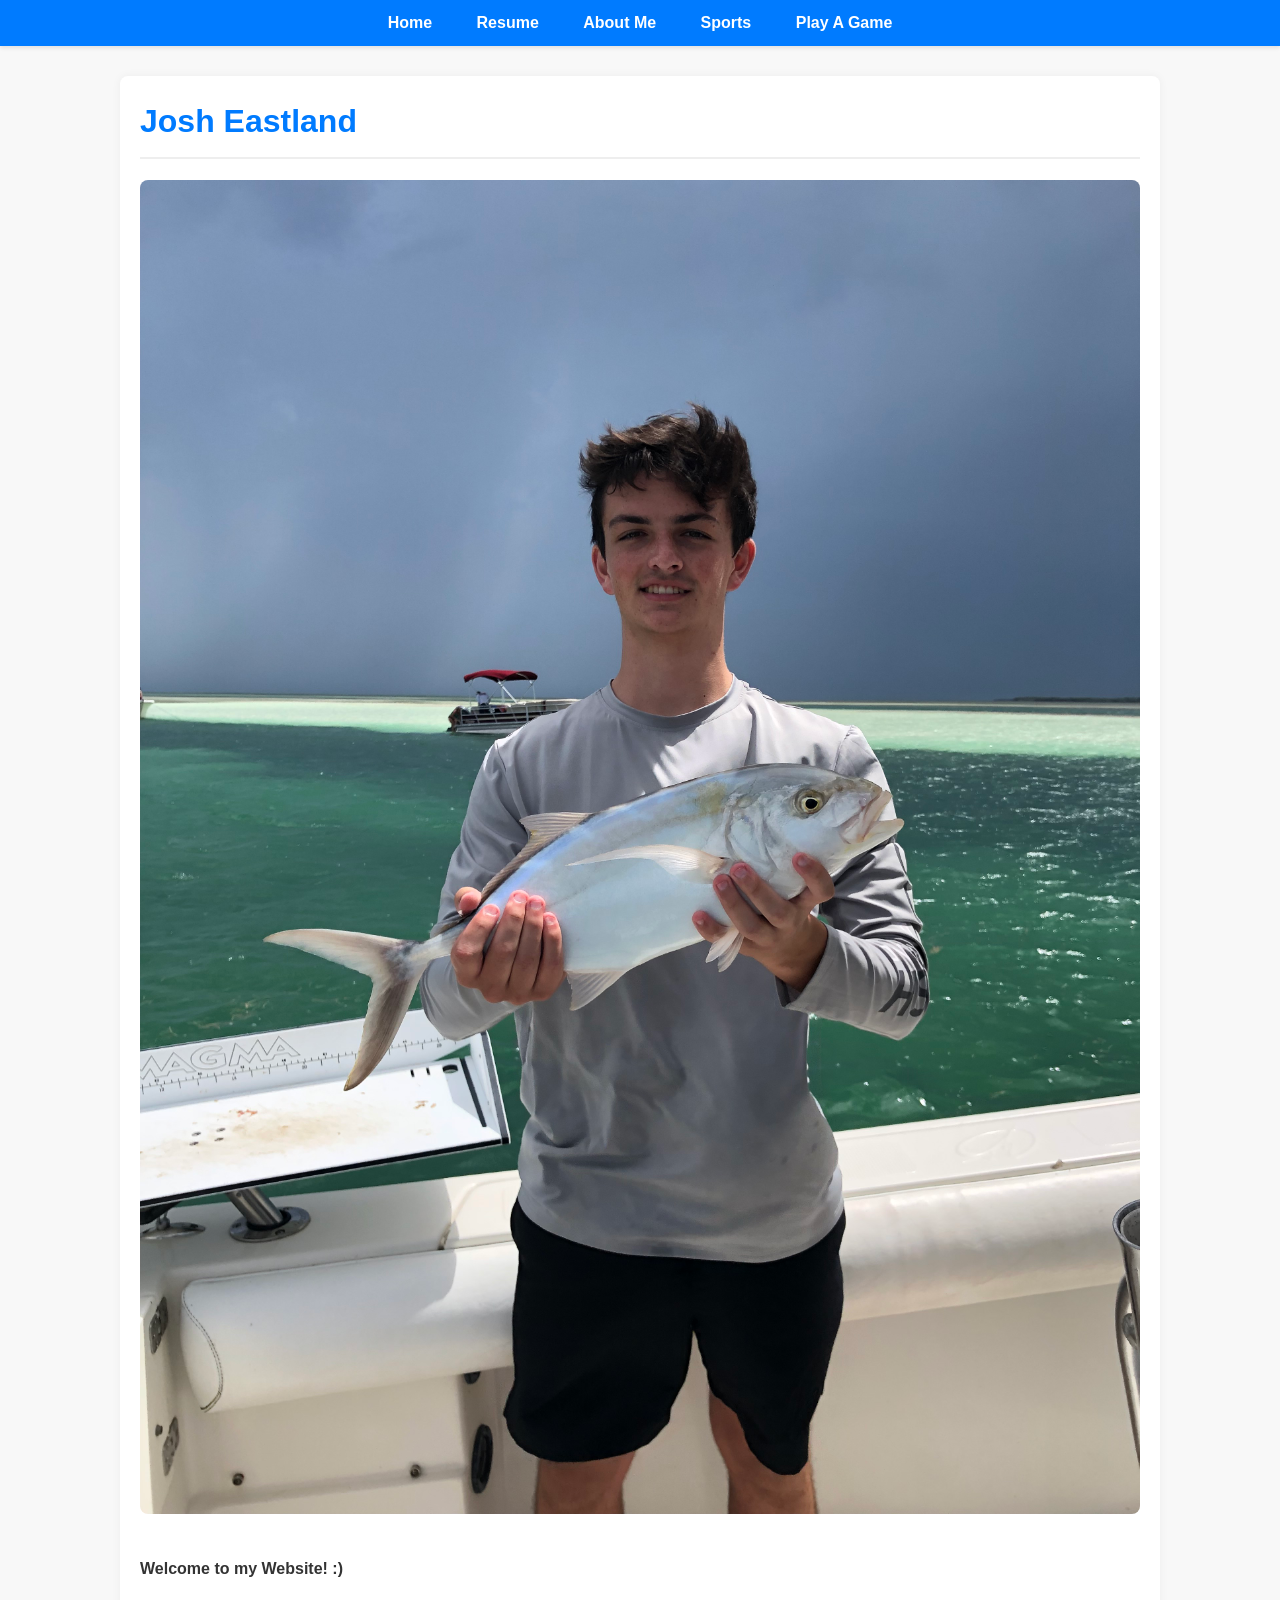
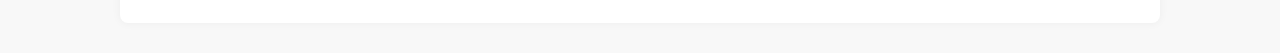
<file: index.html>
<!DOCTYPE html>
<html lang="en">
    <head>
        <meta charset="UTF-8">
        <meta name="viewport" content="width=device-width, initial-scale=1.0">
        <title>Josh Eastland's Home Page</title>
        <link rel="stylesheet" href="style.css"> 
    </head>
<body>
    <div class="navbar">
        <a href="#">Home</a>
        <a href="html/resume.html">Resume</a> 
        <a href="html/aboutme.html">About Me</a> 
        <a href="html/sports.html">Sports</a>
        <a href="html/game.html">Play A Game</a>
    </div>

    <div class="container">
        <h1>Josh Eastland</h1>

        <img src="images/fish2.jpeg" alt="Josh Holding a Fish">
        <h4>Welcome to my Website! :)</h4>
    </div>
</body>
</html>
</file>
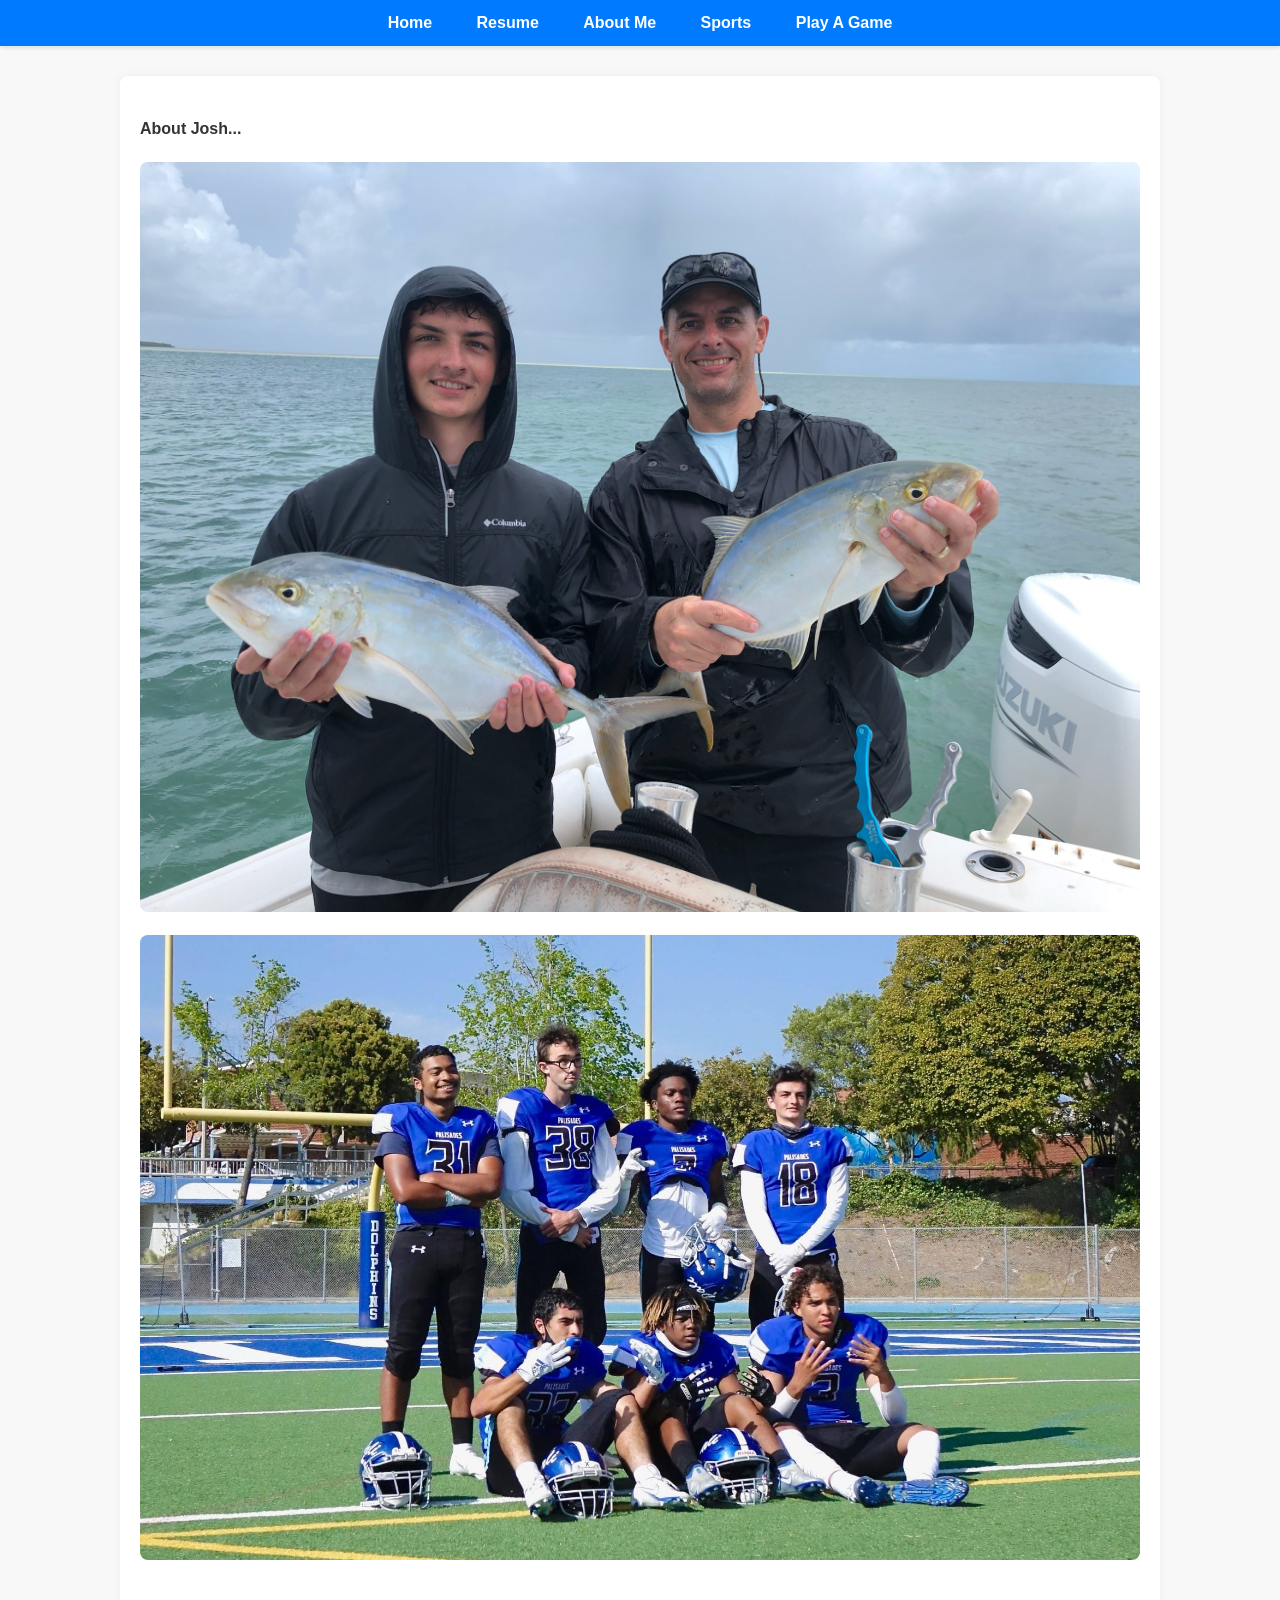
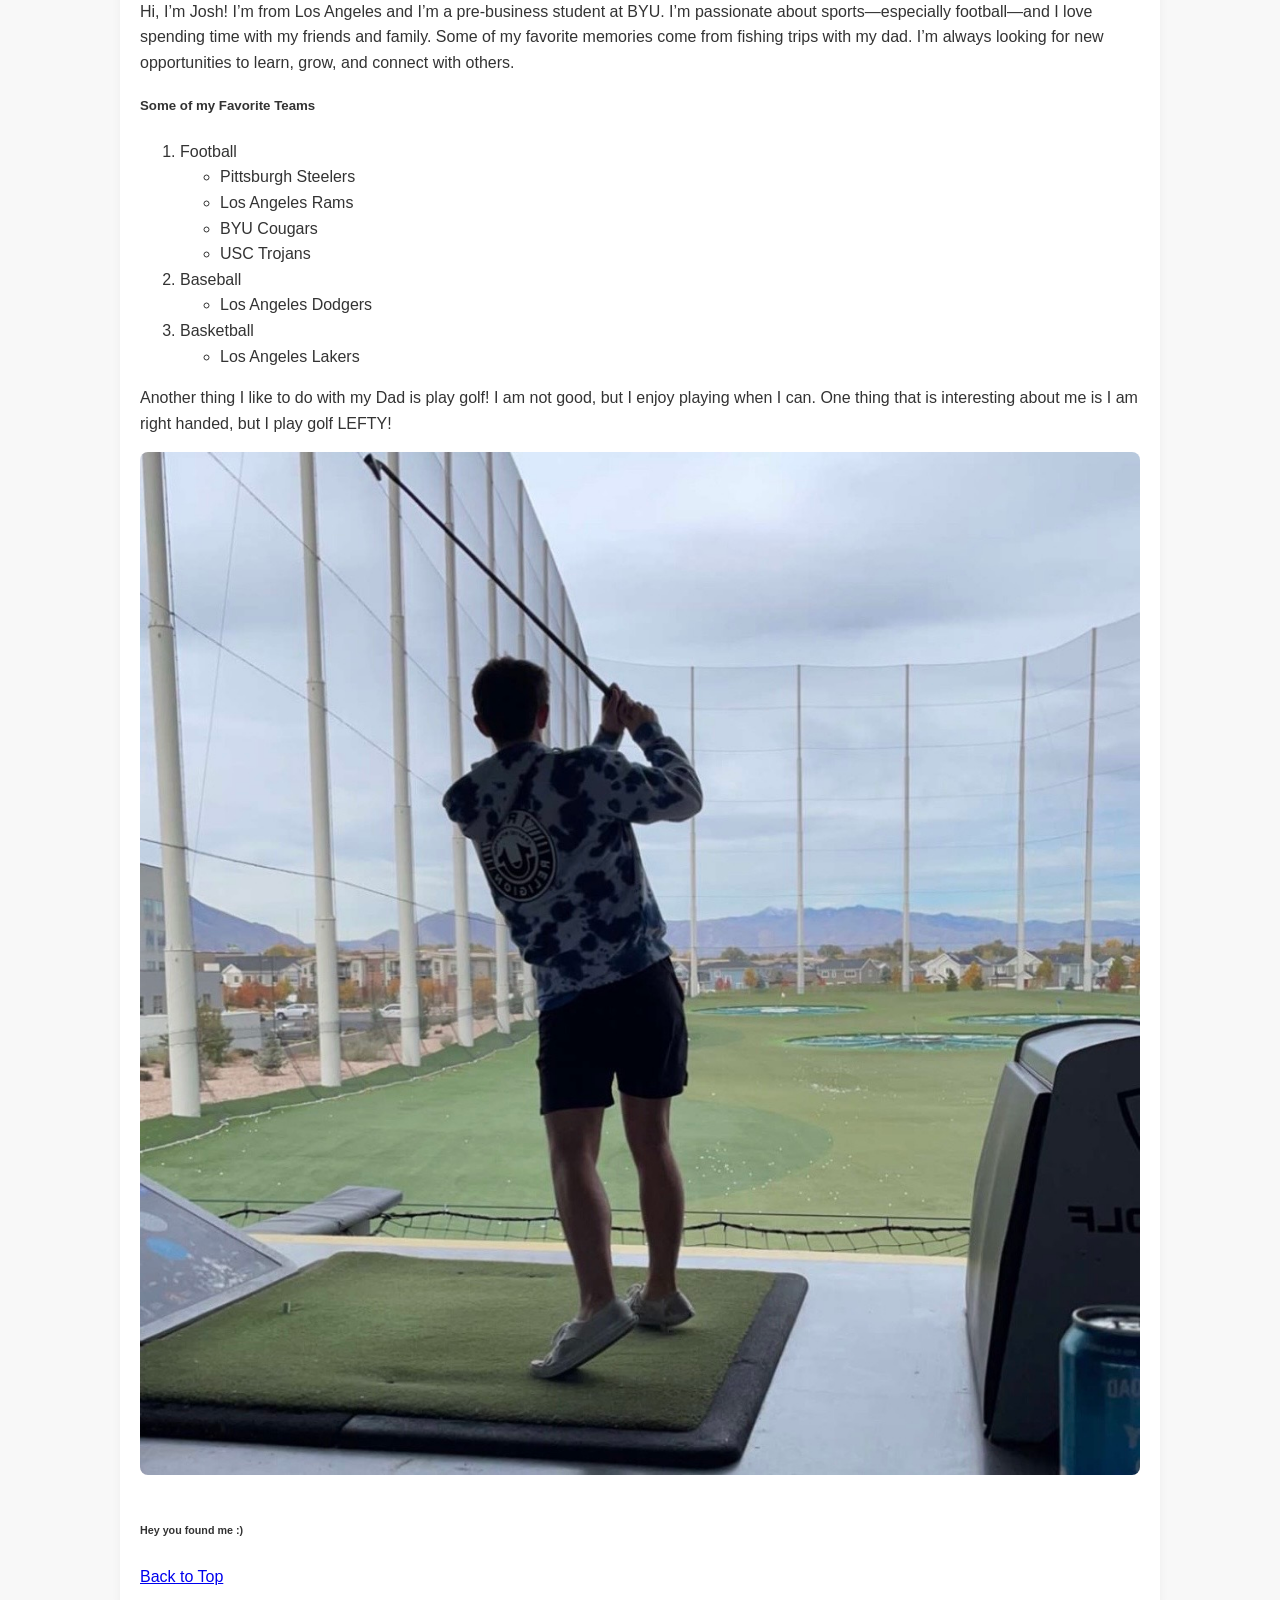
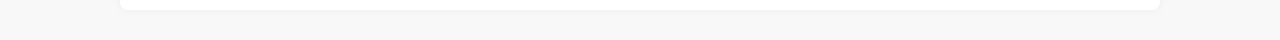
<file: html/aboutme.html>
<!--
Josh Eastland
Section 002
Dec 6-->
<!DOCTYPE html>
<html lang="en">
<head>
    <meta charset="UTF-8">
    <meta name="viewport" content="width=<device-width>, initial-scale=1.0">
    <title>About Me</title>
    <link rel="stylesheet" href="../style.css">
</head>
<body>
    <div class="navbar">
        <a href="../index.html">Home</a>
        <a href="resume.html">Resume</a>
        <a href="#">About Me</a>
        <a href="sports.html">Sports</a>
        <a href="game.html">Play A Game</a>
    </div>

    <div class="container">
        <h4>About Josh...</h4>

        <img src="../images/fishing.jpg" alt="Josh and His Dad Fishing">
        <img src="../images/football.JPG" alt="Josh's HS Football Team">

        <p>Hi, I’m Josh! I’m from Los Angeles and I’m a pre-business student at BYU. I’m passionate about 
            sports—especially football—and I love spending time with my friends and family. Some of my favorite 
            memories come from fishing trips with my dad. I’m always looking for new opportunities to learn, grow, 
            and connect with others.</p>

        <h5>Some of my Favorite Teams</h5>
        <ol>
            <li>
                Football
                <ul>
                    <li>Pittsburgh Steelers</li> 
                    <li>Los Angeles Rams</li> 
                    <li>BYU Cougars</li> 
                    <li>USC Trojans</li> 
                </ul>
            </li>
            <li>
                Baseball
                <ul><li>Los Angeles Dodgers</li></ul>
            </li>
            <li>
                Basketball
                <ul><li>Los Angeles Lakers</li></ul>
            </li>
        </ol>

        <p>Another thing I like to do with my Dad is play golf! I am not good, but I enjoy playing when I can.
            One thing that is interesting about me is I am right handed, but I play golf LEFTY!
        </p>
        <img src="../images/golf.jpeg" alt="Josh at TopGolf">

        <h6>Hey you found me :)</h6> <a href="#top">Back to Top</a>
    </div>
</body>
</file>
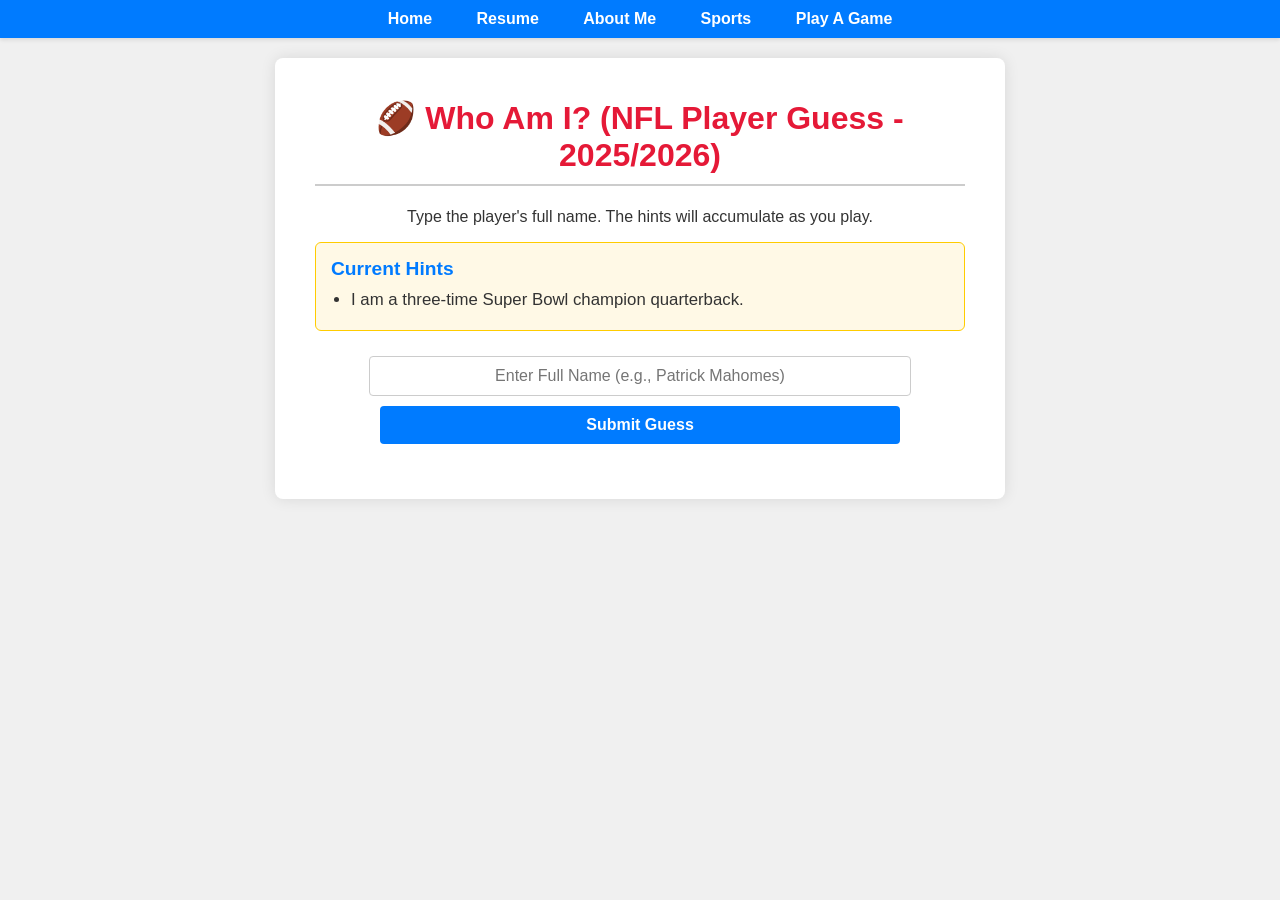
<file: html/game.html>
<!DOCTYPE html>
<html lang="en">
<head>
    <meta charset="UTF-8">
    <meta name="viewport" content="width=device-width, initial-scale=1.0">
    <title>Football Player: Who Am I?</title>
   
    <div class="navbar">
        <a href="../index.html">Home</a> 
        <a href="resume.html">Resume</a>
        <a href="aboutme.html">About Me</a>
        <a href="sports.html">Sports</a>
        <a href="#">Play A Game</a>
    </div>
    
    <style>
        /* Basic Reset and Font */
        body {
            font-family: 'Segoe UI', Tahoma, Geneva, Verdana, sans-serif;
            margin: 0;
            background-color: #f0f0f0;
            color: #333;
            text-align: center;
        }

        /* Navbar Styling (copied from your main site for consistency) */
        .navbar {
            background-color: #007bff;
            padding: 10px 0;
            text-align: center;
            box-shadow: 0 2px 4px rgba(0, 0, 0, 0.1);
            margin-bottom: 20px;
        }
        .navbar a {
            color: white;
            text-decoration: none;
            font-weight: bold;
            padding: 10px 15px;
            margin: 0 5px;
            transition: background-color 0.3s;
            border-radius: 5px;
        }
        .navbar a:hover {
            background-color: #0056b3;
        }

        /* Game Specific Styles */
        #game-container {
            max-width: 650px;
            margin: 0 auto;
            padding: 20px 40px;
            background-color: white;
            border-radius: 8px;
            box-shadow: 0 0 15px rgba(0, 0, 0, 0.1);
        }

        h1 {
            color: #e51937; /* Red accent */
            border-bottom: 2px solid #ccc;
            padding-bottom: 10px;
        }

        #hint-box {
            background-color: #fff9e6; /* Light yellow background for hints */
            border: 1px solid #ffcc00;
            padding: 15px;
            margin-bottom: 25px;
            text-align: left;
            border-radius: 6px;
        }
        
        #hint-box h3 {
            color: #007bff; /* Blue for the hint header */
            margin-top: 0;
            margin-bottom: 10px;
            font-size: 1.2em;
        }

        /* Styling for the list of cumulative hints */
        #hint-list {
            list-style-type: disc;
            padding-left: 20px;
            margin: 0;
        }
        #hint-list li {
            margin-bottom: 5px;
            font-size: 1.05em;
        }

        /* Input and Button */
        #input-container {
            display: flex;
            flex-direction: column;
            align-items: center;
            gap: 10px;
        }
        #guess-input {
            width: 80%;
            padding: 10px;
            font-size: 16px;
            border: 1px solid #ccc;
            border-radius: 4px;
            text-align: center;
        }
        button {
            padding: 10px 20px;
            font-size: 16px;
            border: none;
            border-radius: 4px;
            cursor: pointer;
            transition: background-color 0.3s;
            font-weight: bold;
        }
        
        #submit-guess {
            background-color: #007bff;
            color: white;
            width: 80%;
        }
        #submit-guess:hover {
            background-color: #0056b3;
        }
        
        #next-hint-button {
            background-color: #6aaa64; /* Green */
            color: white;
            display: none;
            margin-top: 15px;
        }
        #next-hint-button:hover {
            background-color: #4f8b4d;
        }

        #message {
            margin-top: 15px;
            font-weight: bold;
            min-height: 20px;
        }
        
        #restart-button {
            margin-top: 20px;
            background-color: #e51937; /* Red accent */
            color: white;
            display: none;
        }
    </style>
</head>
<body>

    <div id="game-container">
        <h1>🏈 Who Am I? (NFL Player Guess - 2025/2026)</h1>
        <p>Type the player's full name. The hints will accumulate as you play.</p>
        
        <div id="hint-box">
            <h3>Current Hints</h3>
            <ul id="hint-list">
                </ul>
        </div>

        <div id="input-container">
            <input type="text" id="guess-input" placeholder="Enter Full Name (e.g., Patrick Mahomes)">
            <button id="submit-guess">Submit Guess</button>
            <button id="next-hint-button">Get Next Hint</button>
        </div>

        <div id="message"></div>
        <button id="restart-button" onclick="initGame()">Play Again</button>
    </div>

    <script>
        // Data updated for the 2025-2026 NFL season, incorporating recent trades and contract news.
        const PLAYERS = [
            {
                name: "Patrick Mahomes",
                hints: [
                    "I am a three-time Super Bowl champion quarterback.",
                    "I play for the Kansas City Chiefs.",
                    "I have won multiple league MVP and Super Bowl MVP awards.",
                    "I am known for my unique throwing style, including side-arm and no-look passes."
                ]
            },
            {
                name: "Lamar Jackson",
                hints: [
                    "I am the only quarterback in NFL history to rush for over 1,000 yards multiple times.",
                    "I play for the Baltimore Ravens.",
                    "I won my second league MVP award in 2023.",
                    "I am known for my elite speed and shiftiness."
                ]
            },
            {
                name: "Josh Allen",
                hints: [
                    "I am a quarterback known for my incredible arm strength and high-volume play.",
                    "I play for the Buffalo Bills.",
                    "I was the league MVP in the 2024 season.",
                    "I led the Bills to the AFC Championship in 2024."
                ]
            },
            {
                name: "Justin Jefferson",
                hints: [
                    "I hold the NFL record for most receiving yards by a player through their first four seasons.",
                    "I play for the Minnesota Vikings.",
                    "I am known for my signature touchdown celebration, 'The Griddy'.",
                    "I signed a massive contract extension in 2024, making me the highest-paid non-QB."
                ]
            },
            {
                name: "T.J. Watt",
                hints: [
                    "I tied the single-season NFL sack record in 2021 (22.5).",
                    "I play for the Pittsburgh Steelers.",
                    "I led the league in forced fumbles in the 2024 season.",
                    "I am one of the few players with multiple 15-sack seasons."
                ]
            },
            {
                name: "Myles Garrett",
                hints: [
                    "I was the first overall pick in the 2017 NFL Draft.",
                    "I am a defensive end known for my elite athleticism and strength.",
                    "I play for the Cleveland Browns.",
                    "I won the Defensive Player of the Year award in 2023."
                ]
            },
            {
                name: "Nick Bosa",
                hints: [
                    "I was drafted second overall in 2019.",
                    "I play for the San Francisco 49ers.",
                    "I won the Defensive Player of the Year award in 2022.",
                    "My older brother, Joey, also plays defensive end in the NFL."
                ]
            },
            {
                name: "Christian McCaffrey",
                hints: [
                    "I was the NFL's Offensive Player of the Year in 2023.",
                    "I led the league in rushing yards in 2023.",
                    "I am one of three players to record 1,000 rushing and 1,000 receiving yards in a single season.",
                    "I play for the San Francisco 49ers."
                ]
            },
            {
                name: "Ja'Marr Chase",
                hints: [
                    "I claimed the NFL’s receiving triple crown (catches, yards, touchdowns) in the 2024 season.",
                    "I play for the Cincinnati Bengals.",
                    "I was the 2021 Offensive Rookie of the Year.",
                    "I reunited with my college quarterback (Joe Burrow) in the NFL."
                ]
            },
            {
                name: "Travis Kelce",
                hints: [
                    "I hold the NFL record for the most 1,000-yard receiving seasons by a tight end (8 seasons).",
                    "I play for the Kansas City Chiefs.",
                    "I have won three Super Bowls with the Chiefs.",
                    "I am often referred to as the most clutch receiver in NFL playoff history."
                ]
            },
            {
                name: "CeeDee Lamb",
                hints: [
                    "I led the NFL in receptions (135) in 2023.",
                    "I was a First-Team All-Pro selection in 2023.",
                    "I play wide receiver for the Dallas Cowboys.",
                    "I am known for wearing the number 88, following a legendary line of Cowboys receivers."
                ]
            },
            {
                name: "Sauce Gardner",
                hints: [
                    "I was drafted 4th overall in the 2022 NFL Draft.",
                    "I have been named a First-Team All-Pro cornerback in both of my first two seasons.",
                    "I play for the New York Jets.",
                    "I was the Defensive Rookie of the Year in 2022."
                ]
            },
            {
                name: "Penei Sewell",
                hints: [
                    "I was drafted 7th overall in 2021.",
                    "I am one half of one of the league's top tackle duos (with Taylor Decker).",
                    "I play offensive tackle for the Detroit Lions.",
                    "I became the highest-paid offensive lineman in NFL history with my 2024 extension."
                ]
            },
            {
                name: "Micah Parsons",
                hints: [
                    "I was the Defensive Rookie of the Year in 2021.",
                    "I am a highly versatile defender who lines up at linebacker and defensive end.",
                    "I play for the Dallas Cowboys.",
                    "I have recorded over 12 sacks in each of my first three seasons."
                ]
            },
            {
                name: "Amon-Ra St. Brown",
                hints: [
                    "I was a fourth-round pick in the 2021 NFL Draft.",
                    "I am a star wide receiver known for my work ethic and toughness.",
                    "I play for the Detroit Lions.",
                    "I was named a First-Team All-Pro in 2023."
                ]
            },
            {
                name: "Derek Stingley Jr.",
                hints: [
                    "I was drafted 3rd overall in the 2022 NFL Draft.",
                    "I am a cornerback who was named a First-Team All-Pro in the 2024 season.",
                    "I play for the Houston Texans.",
                    "I was the only player in 2024 with at least 5 interceptions and 15 passes defended."
                ]
            },
            {
                name: "Puka Nacua",
                hints: [
                    "I was drafted in the 5th round of the 2023 NFL Draft.",
                    "I broke the all-time NFL rookie records for receptions and receiving yards.",
                    "I play wide receiver for the Los Angeles Rams.",
                    "I led my team in targets during the 2024 season."
                ]
            },
            {
                name: "Brock Purdy",
                hints: [
                    "I was the last pick (Mr. Irrelevant) of the 2022 NFL Draft.",
                    "I quickly took over as the starting quarterback for my team.",
                    "I led my team to the Super Bowl in 2024.",
                    "I play for the San Francisco 49ers."
                ]
            },
            {
                name: "Sam LaPorta",
                hints: [
                    "I broke the NFL rookie record for receptions by a tight end (86) in 2023.",
                    "I play for the Detroit Lions.",
                    "I was named to the Pro Bowl in my rookie season.",
                    "I hold the team record for receiving touchdowns by a tight end (10) in a single season."
                ]
            },
            {
                name: "Jalen Hurts",
                hints: [
                    "I was a Super Bowl MVP contender in 2022.",
                    "I play quarterback for the Philadelphia Eagles.",
                    "I threw for over 3,500 yards and rushed for over 600 in the 2023 season.",
                    "I am known for my signature 'Tush Push' (Quarterback Sneak) success rate."
                ]
            },
            {
                name: "Pat Surtain II",
                hints: [
                    "I won Defensive Player of the Year in the 2024 season.",
                    "I am a shutdown cornerback.",
                    "I was the 9th overall pick in the 2021 NFL Draft.",
                    "I play for the Denver Broncos."
                ]
            },
            {
                name: "Derrick Henry",
                hints: [
                    "I won the 2024 rushing touchdown title (16 TDs).",
                    "I am a running back known as 'King Henry'.",
                    "I played most of my career for the Tennessee Titans.",
                    "I currently play for the Baltimore Ravens."
                ]
            },
            {
                name: "Chris Jones",
                hints: [
                    "I am a defensive tackle who held out at the start of the 2023 season.",
                    "I was named a First-Team All-Pro in 2022 and 2023.",
                    "I am a three-time Super Bowl champion.",
                    "I re-signed with the Kansas City Chiefs in 2024 on a massive contract."
                ]
            },
            {
                name: "Jayden Daniels",
                hints: [
                    "I won the Heisman Trophy in 2023.",
                    "I was drafted 2nd overall in the 2024 NFL Draft.",
                    "I won the Offensive Rookie of the Year award in the 2024 season.",
                    "I am the quarterback for the Washington Commanders."
                ]
            },
            {
                name: "Bijan Robinson",
                hints: [
                    "I was drafted 8th overall in the 2023 NFL Draft.",
                    "I am a running back known for my versatility as a runner and receiver.",
                    "I play for the Atlanta Falcons.",
                    "I recorded over 1,800 scrimmage yards in the 2024 season."
                ]
            }
        ];
        
        let secretPlayer = null;
        let currentHintIndex = 0;

        const hintListUL = document.getElementById('hint-list');
        const guessInput = document.getElementById('guess-input');
        const submitButton = document.getElementById('submit-guess');
        const nextHintButton = document.getElementById('next-hint-button');
        const messageDiv = document.getElementById('message');
        const restartButton = document.getElementById('restart-button');

        function initGame() {
            // Select a random player
            const randomIndex = Math.floor(Math.random() * PLAYERS.length);
            secretPlayer = PLAYERS[randomIndex];
            currentHintIndex = 0;
            
            // Reset UI
            messageDiv.textContent = '';
            guessInput.value = '';
            guessInput.disabled = false;
            submitButton.disabled = false;
            nextHintButton.style.display = 'none';
            restartButton.style.display = 'none';
            hintListUL.innerHTML = ''; // Clear all previous hints

            // Start the game by displaying the first hint
            displayNextHint();
        }
        
        function displayNextHint() {
            const hintText = secretPlayer.hints[currentHintIndex];
            const li = document.createElement('li');
            li.textContent = hintText;
            hintListUL.appendChild(li);
        }

        function checkGuess() {
            // Normalize guess: remove extra spaces and convert to lowercase
            const guess = guessInput.value.trim().toLowerCase().replace(/\s+/g, ' '); 
            const correctName = secretPlayer.name.toLowerCase().replace(/\s+/g, ' ');

            // Strict comparison
            if (guess === correctName) {
                messageDiv.textContent = `✅ Correct! The player is ${secretPlayer.name}. You won with ${currentHintIndex + 1} hints!`;
                endGame(true);
            } else {
                messageDiv.textContent = `❌ Incorrect guess. Try again or get another hint!`;
                nextHintButton.style.display = 'inline-block';
                submitButton.disabled = true;
            }
        }
        
        function getNextHint() {
            currentHintIndex++;

            if (currentHintIndex < secretPlayer.hints.length) {
                displayNextHint(); // Display the new hint
                
                submitButton.disabled = false; // Re-enable guess button
                nextHintButton.style.display = 'none'; // Hide hint button
                guessInput.value = ''; // Clear input for new guess
                messageDiv.textContent = ''; // Clear message
            } else {
                messageDiv.textContent = `🚨 Game Over! You ran out of hints. The player was ${secretPlayer.name}.`;
                endGame(false);
            }
        }

        function endGame(isWin) {
            submitButton.disabled = true;
            guessInput.disabled = true;
            nextHintButton.style.display = 'none';
            restartButton.style.display = 'block';
        }

        // Event Listeners
        submitButton.addEventListener('click', checkGuess);
        nextHintButton.addEventListener('click', getNextHint);
        guessInput.addEventListener('keypress', function(e) {
            if (e.key === 'Enter') {
                checkGuess();
            }
        });

        // Initialize the game when the page loads
        document.addEventListener('DOMContentLoaded', initGame);
    </script>

</body>
</html>
</file>
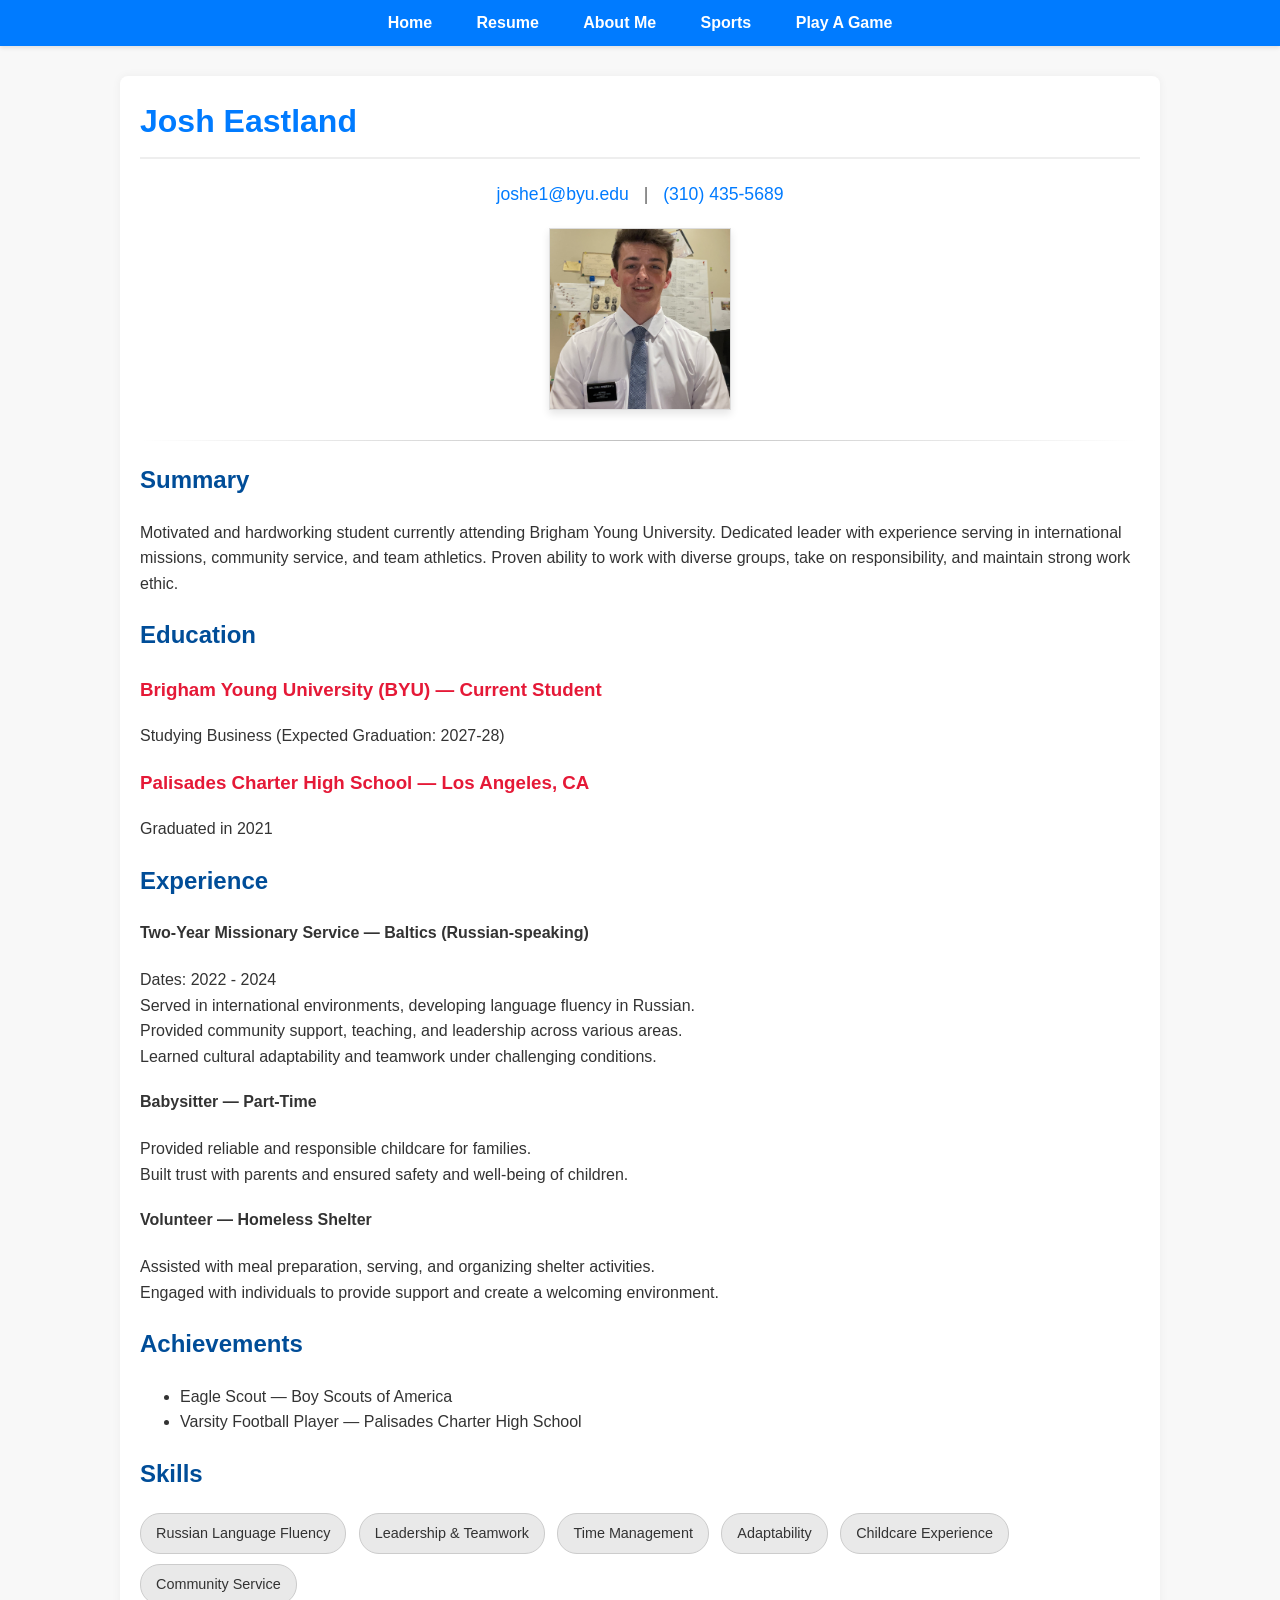
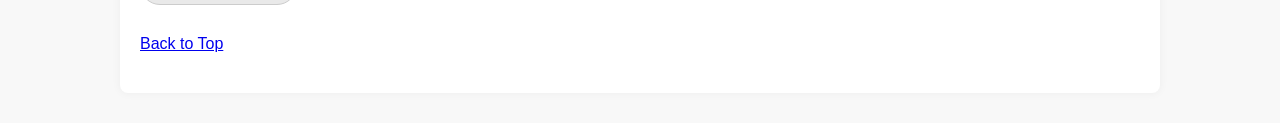
<file: html/resume.html>
<!DOCTYPE html>
<html lang="en">
<head>
    <meta charset="UTF-8">
    <meta name="viewport" content="width=device-width, initial-scale=1.0">
    <title>Josh Eastland's Resume</title>
    <link rel="stylesheet" href="../style.css">
</head>
<body>
    
    <div class="navbar">
        <a href="../index.html">Home</a>
        <a href="#">Resume</a>
        <a href="aboutme.html">About Me</a>
        <a href="sports.html">Sports</a> 
        <a href="game.html">Play A Game</a>
    </div>

    <div class="container">
        
        <h1>Josh Eastland</h1>
<div class="contact-info">
    <a href="mailto:joshe1@byu.edu">joshe1@byu.edu</a> 
    
    <span class="separator">|</span> 
    
    <a href="tel:+13104355689">(310) 435-5689</a>
</div>

<img src="../images/profilepic.png" alt="Josh Eastland Profile Picture" class="profile-pic">


        <hr> <h2>Summary</h2>
        <p>
            Motivated and hardworking student currently attending Brigham Young University. Dedicated leader with 
            experience serving in international missions, community service, and team athletics. Proven ability to work with 
            diverse groups, take on responsibility, and maintain strong work ethic.
        </p>

        <h2 id="edu">Education</h2>
        
        <h3>Brigham Young University (BYU) — Current Student</h3>
        <p>Studying Business (Expected Graduation: 2027-28)</p>
        
        <h3>Palisades Charter High School — Los Angeles, CA</h3>
        <p>Graduated in 2021</p>

        <h2 id="exp">Experience</h2>
        
        <h4>Two-Year Missionary Service — Baltics (Russian-speaking)</h4>
        <p>
            Dates: 2022 - 2024<br>
            Served in international environments, developing language fluency in Russian.<br>
            Provided community support, teaching, and leadership across various areas.<br>
            Learned cultural adaptability and teamwork under challenging conditions.
        </p>

        <h4>Babysitter — Part-Time</h4>
        <p>
            Provided reliable and responsible childcare for families.<br>
            Built trust with parents and ensured safety and well-being of children.
        </p>

        <h4>Volunteer — Homeless Shelter</h4>
        <p>
            Assisted with meal preparation, serving, and organizing shelter activities.<br>
            Engaged with individuals to provide support and create a welcoming environment.
        </p>

        <h2 id="achieve">Achievements</h2>
        <ul>
            <li>Eagle Scout — Boy Scouts of America</li>
            <li>Varsity Football Player — Palisades Charter High School</li>
        </ul>

        <h2 id="ski">Skills</h2>
        <div class="skills-list">
            <span class="skill-tag">Russian Language Fluency</span>
            <span class="skill-tag">Leadership & Teamwork</span>
            <span class="skill-tag">Time Management</span>
            <span class="skill-tag">Adaptability</span>
            <span class="skill-tag">Childcare Experience</span>
            <span class="skill-tag">Community Service</span>
        </div>

        <p><a href="#top">Back to Top</a></p>

    </div> </body>
</html>
</file>
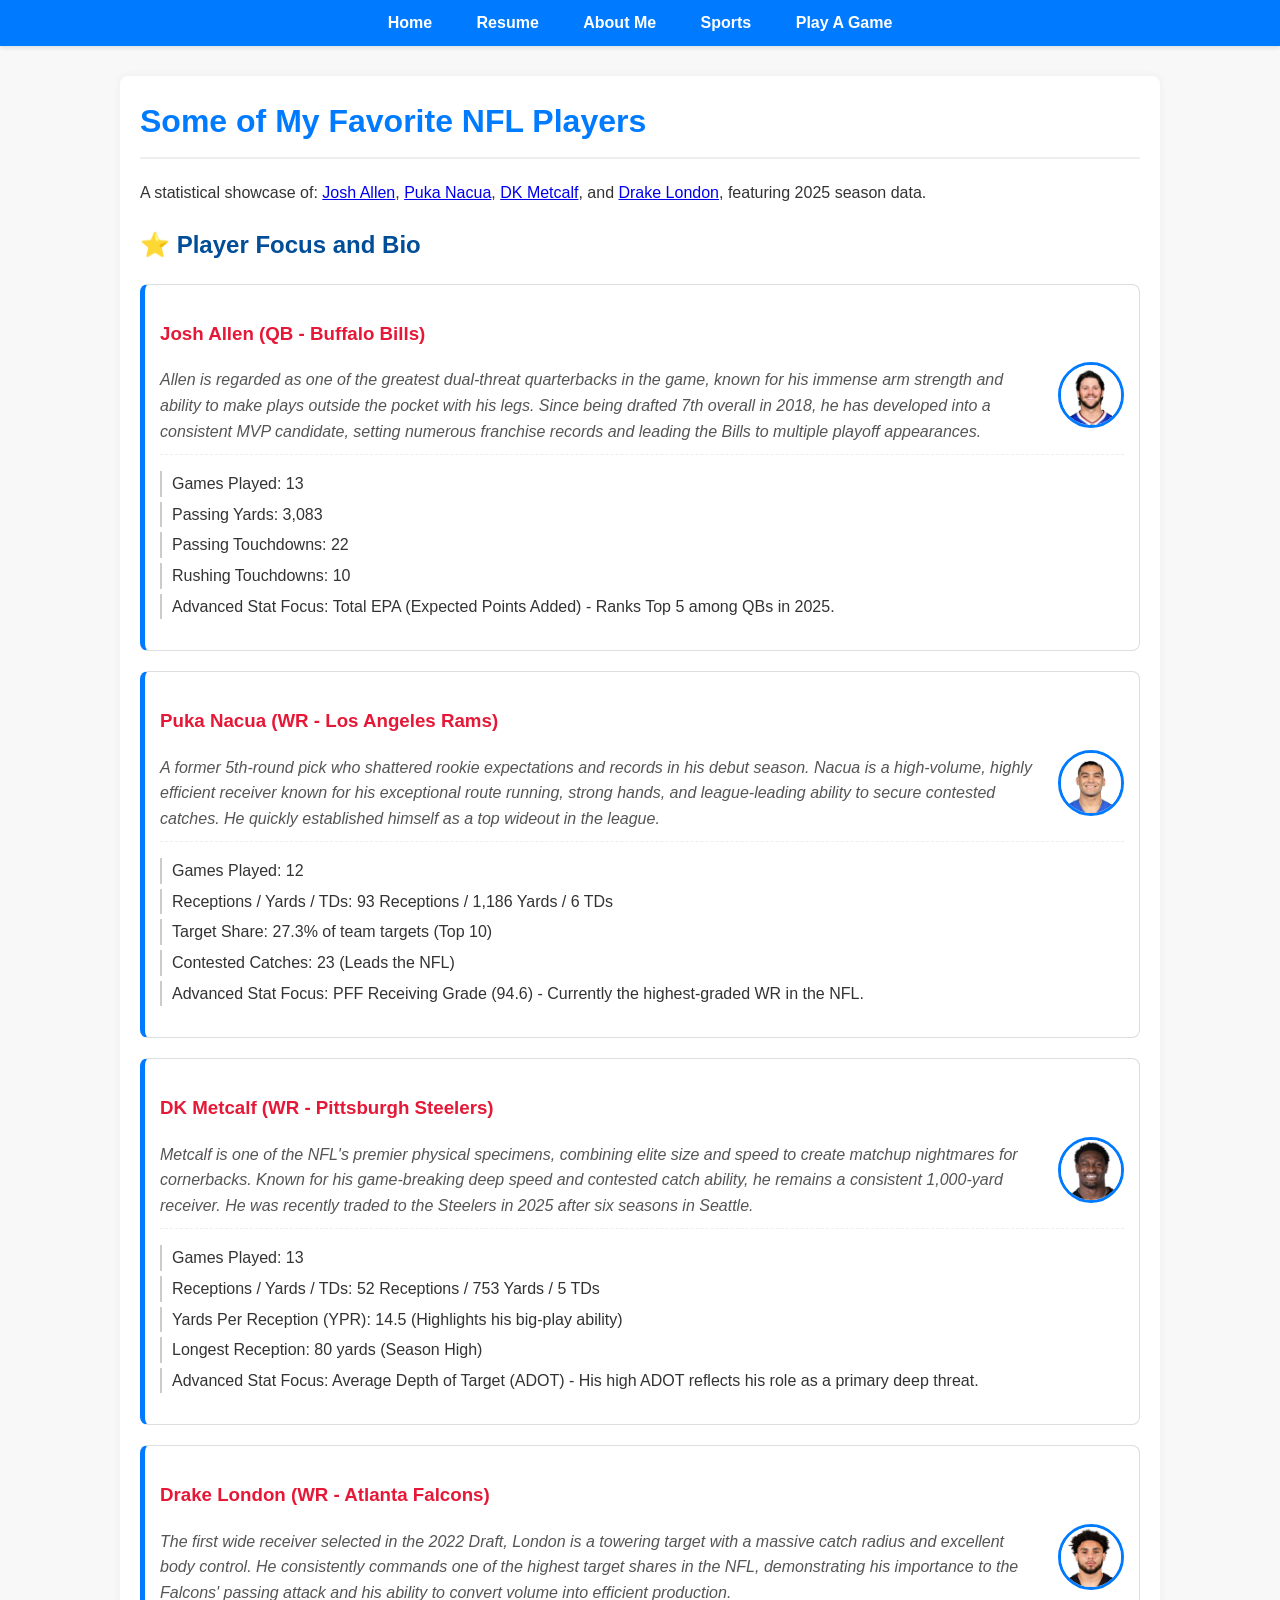
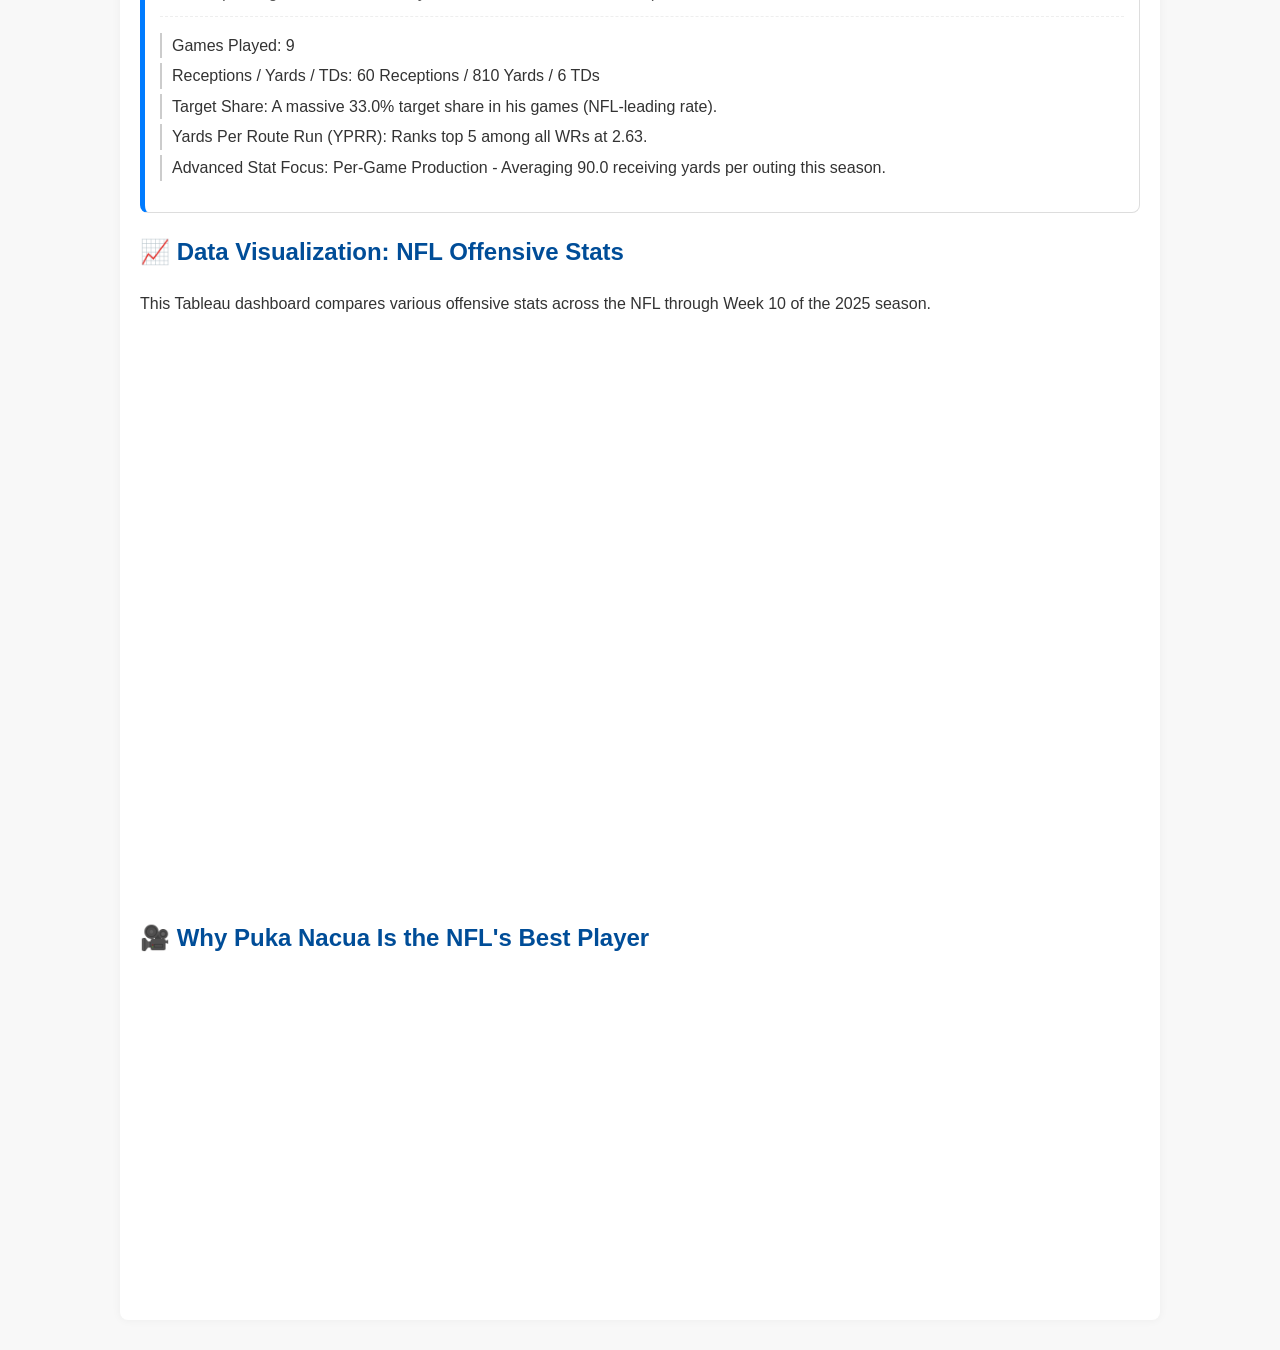
<file: html/sports.html>
<!DOCTYPE html>
<html lang="en">
<head>
    <meta charset="UTF-8">
    <meta name="viewport" content="width=device-width, initial-scale=1.0">
    <title>My Favorite NFL Stars: Nacua, Allen, Metcalf, London</title>
    <link rel="stylesheet" href="../style.css"> 
</head>
<body>
    
    <div class="navbar">
        <a href="../index.html">Home</a> 
        <a href="resume.html">Resume</a>
        <a href="aboutme.html">About Me</a>
        <a href="#">Sports</a> 
        <a href="game.html">Play A Game</a></div>

    <div class="container"> 
        
        <h1>Some of My Favorite NFL Players</h1>
        <p>
            A statistical showcase of: 
            <a href="#josh-allen">Josh Allen</a>, 
            <a href="#puka-nacua">Puka Nacua</a>, 
            <a href="#dk-metcalf">DK Metcalf</a>, 
            and 
            <a href="#drake-london">Drake London</a>, 
            featuring 2025 season data.
        </p>
        
        <section id="player-spotlight">
            <h2>⭐ Player Focus and Bio</h2>
            
            <article class="player-card" id="josh-allen">
                <h3>Josh Allen (QB - Buffalo Bills)</h3>
                <img src="../images/joshallen.jpg" alt="Josh Allen Profile Photo" class="player-profile-pic"> 
                <p class="bio-description">
                    Allen is regarded as one of the greatest dual-threat quarterbacks in the game, known for his immense arm strength and ability to make plays outside the pocket with his legs. Since being drafted 7th overall in 2018, he has developed into a consistent MVP candidate, setting numerous franchise records and leading the Bills to multiple playoff appearances.
                </p>
                <ul>
                    <li>Games Played: 13</li>
                    <li>Passing Yards: 3,083</li>
                    <li>Passing Touchdowns: 22</li>
                    <li>Rushing Touchdowns: 10</li>
                    <li>Advanced Stat Focus: Total EPA (Expected Points Added) - Ranks Top 5 among QBs in 2025.</li>
                </ul>
            </article>

            <article class="player-card" id="puka-nacua">
                <h3>Puka Nacua (WR - Los Angeles Rams)</h3>
                <img src="../images/pukanacua.jpg" alt="Puka Nacua Profile Photo" class="player-profile-pic"> 
                <p class="bio-description">
                    A former 5th-round pick who shattered rookie expectations and records in his debut season. Nacua is a high-volume, highly efficient receiver known for his exceptional route running, strong hands, and league-leading ability to secure contested catches. He quickly established himself as a top wideout in the league.
                </p>
                <ul>
                    <li>Games Played: 12</li>
                    <li>Receptions / Yards / TDs: 93 Receptions / 1,186 Yards / 6 TDs</li>
                    <li>Target Share: 27.3% of team targets (Top 10)</li>
                    <li>Contested Catches: 23 (Leads the NFL)</li>
                    <li>Advanced Stat Focus: PFF Receiving Grade (94.6) - Currently the highest-graded WR in the NFL.</li>
                </ul>
            </article>

            <article class="player-card" id="dk-metcalf">
                <h3>DK Metcalf (WR - Pittsburgh Steelers)</h3>
                <img src="../images/dkmetcalf.jpg" alt="DK Metcalf Profile Photo" class="player-profile-pic"> 
                <p class="bio-description">
                    Metcalf is one of the NFL's premier physical specimens, combining elite size and speed to create matchup nightmares for cornerbacks. Known for his game-breaking deep speed and contested catch ability, he remains a consistent 1,000-yard receiver. He was recently traded to the Steelers in 2025 after six seasons in Seattle.
                </p>
                <ul>
                    <li>Games Played: 13</li>
                    <li>Receptions / Yards / TDs: 52 Receptions / 753 Yards / 5 TDs</li>
                    <li>Yards Per Reception (YPR): 14.5 (Highlights his big-play ability)</li>
                    <li>Longest Reception: 80 yards (Season High)</li>
                    <li>Advanced Stat Focus: Average Depth of Target (ADOT) - His high ADOT reflects his role as a primary deep threat.</li>
                </ul>
            </article>

            <article class="player-card" id="drake-london">
                <h3>Drake London (WR - Atlanta Falcons)</h3>
                <img src="../images/drakelondon.jpg" alt="Drake London Profile Photo" class="player-profile-pic"> 
                <p class="bio-description">
                    The first wide receiver selected in the 2022 Draft, London is a towering target with a massive catch radius and excellent body control. He consistently commands one of the highest target shares in the NFL, demonstrating his importance to the Falcons' passing attack and his ability to convert volume into efficient production.
                </p>
                <ul>
                    <li>Games Played: 9</li>
                    <li>Receptions / Yards / TDs: 60 Receptions / 810 Yards / 6 TDs</li>
                    <li>Target Share: A massive 33.0% target share in his games (NFL-leading rate).</li>
                    <li>Yards Per Route Run (YPRR): Ranks top 5 among all WRs at 2.63.</li>
                    <li>Advanced Stat Focus: Per-Game Production - Averaging 90.0 receiving yards per outing this season.</li>
                </ul>
            </article>
        </section>

        <section id="stats-graphs">
            <h2>📈 Data Visualization: NFL Offensive Stats</h2>
            <p>This Tableau dashboard compares various offensive stats across the NFL through Week 10 of the 2025 season.</p>
            
            <div class="tableau-container embed-responsive">
                <iframe 
                    src="https://public.tableau.com/views/NFLOffensiveStatsThroughweek10ofthe2025NFLSeason/Dashboard1?:embed=y&:showVizHome=no&:host_url=https%3A%2F%2Fpublic.tableau.com%2F" 
                    width="100%" 
                    height="100%" 
                    frameborder="0" 
                    allowfullscreen="true"
                    title="NFL Offensive Stats 2025 Season Dashboard">
                </iframe>
            </div>
            
        </section>

        <section id="featured-video">
            <h2>🎥 Why Puka Nacua Is the NFL's Best Player</h2>

            <div class="video-container">
    
                <iframe width="560" height="315" src="https://www.youtube.com/embed/nSQb4oH3SOY?si=qRGMAZo_vX-3DMCS" title="YouTube video player" frameborder="0" allow="accelerometer; autoplay; clipboard-write; encrypted-media; gyroscope; picture-in-picture; web-share" referrerpolicy="strict-origin-when-cross-origin" allowfullscreen></iframe>
                
            </div>
        </section>
        
    </div> </body>
</html>
</file>
<file: style.css>
/* --- Global Body & Font Styling --- */
body {
    font-family: 'Segoe UI', Tahoma, Geneva, Verdana, sans-serif;
    color: #333;
    background-color: #f8f8f8; 
    margin: 0;
    padding: 0;
    line-height: 1.6;
}

/* === Navigation Bar Styling === */
.navbar {
    background-color: #007bff; /* Blue header bar */
    padding: 10px 0;
    text-align: center;
    box-shadow: 0 2px 4px rgba(0, 0, 0, 0.1);
}

.navbar a {
    color: white;
    text-decoration: none;
    font-weight: bold;
    padding: 10px 15px;
    margin: 0 5px;
    transition: background-color 0.3s;
    border-radius: 5px;
}

.navbar a:hover {
    background-color: #0056b3;
}

/* === Main Content Layout (THE CORRECT .container WRAPPER) === */
.container {
    max-width: 1000px;
    margin: 30px auto; /* Centers the content */
    padding: 20px;
    background-color: white; /* Creates the white card background */
    border-radius: 8px;
    box-shadow: 0 0 10px rgba(0, 0, 0, 0.05);
}

/* === Headings and Text === */
h1 {
    color: #007bff; 
    border-bottom: 2px solid #eee;
    padding-bottom: 10px;
    margin-top: 0;
}

h2 {
    color: #004d98; /* Secondary section header color */
    font-weight: 700;
}

h3 {
    color: #e51937; /* Player Name accent color (Red) */
}

h4, h5 {
    color: #333;
    margin-top: 20px;
}

/* --- Player Cards (Articles) --- */
.player-card {
    border: 1px solid #ddd;
    border-left: 5px solid #007bff; /* Blue accent for the player cards */
    padding: 15px;
    margin-bottom: 20px;
    border-radius: 8px;
    transition: transform 0.2s;
}

.player-card:hover {
    transform: translateY(-3px); 
    box-shadow: 0 3px 8px rgba(0, 0, 0, 0.1);
}

.bio-description {
    font-style: italic;
    color: #555;
    margin-bottom: 15px;
    padding-bottom: 10px;
    border-bottom: 1px dashed #eee;
}

.player-card ul {
    list-style-type: none;
    padding: 0;
}

.player-card li {
    margin-bottom: 5px;
    padding-left: 10px;
    border-left: 2px solid #ccc;
}

/* --- Player Profile Picture Styling (Circular Headshots for Sports Page) --- */
.player-profile-pic {
    float: right;
    margin-left: 15px;
    margin-top: -5px; 
    
    width: 60px; 
    height: 60px;
    
    border-radius: 50%; 
    border: 3px solid #007bff; 
    object-fit: cover; 
}

/* Clear the float so the bio text flows correctly */
.player-card h3:after {
    content: "";
    display: table;
    clear: both;
}


/* --- Responsive Embeds (YouTube and Tableau) --- */
.embed-responsive {
    position: relative;
    width: 100%;
    height: 0;
    padding-bottom: 56.25%; /* 16:9 aspect ratio */
    margin: 20px 0;
}

.embed-responsive iframe {
    position: absolute;
    top: 0;
    left: 0;
    width: 100%;
    height: 100%;
    border-radius: 8px;
}

/* --- General Image Rule (Applies to Home/AboutMe Images - ORIGINAL SIZING) --- */
img {
    max-width: 100%;
    height: auto;
    border-radius: 8px;
    margin-bottom: 15px;
}

.resume-links a {
    display: block;
    margin-bottom: 5px;
    color: #007bff;
    text-decoration: underline;
}

p:empty {
    display: none;
}


/* --- Resume Specific Styles --- */

/* Style for the main profile picture on the Resume page - PROFESSIONAL SQUARE LOOK */
.profile-pic {
    width: 180px; 
    height: 180px; 
    
    border-radius: 0; 
    object-fit: cover; 
    
    display: block; 
    margin: 20px auto 30px auto; 
    
    border: 1px solid #ddd;
    box-shadow: 0 4px 8px rgba(0, 0, 0, 0.1);
}

/* Styling for the centered, actionable contact info */
.contact-info {
    text-align: center; 
    margin-bottom: 20px; 
    font-size: 1.1em;
}

.contact-info a {
    color: #007bff; 
    text-decoration: none; 
}

.contact-info a:hover {
    text-decoration: underline; 
}

.contact-info .separator {
    margin: 0 10px;
    color: #666;
}


/* Styling for the skills tags (Bubble effect) */
.skills-list {
    margin-top: 15px;
}

.skill-tag {
    display: inline-block;
    background-color: #e9e9e9;
    color: #333;
    padding: 8px 15px;
    margin-right: 8px;
    margin-bottom: 10px;
    border-radius: 20px; 
    font-size: 0.9em;
    border: 1px solid #ccc;
    font-weight: 500;
}

hr {
    border: 0;
    height: 1px;
    background-image: linear-gradient(to right, rgba(0, 0, 0, 0), rgba(0, 0, 0, 0.25), rgba(0, 0, 0, 0));
    margin: 20px 0;
}
</file>
